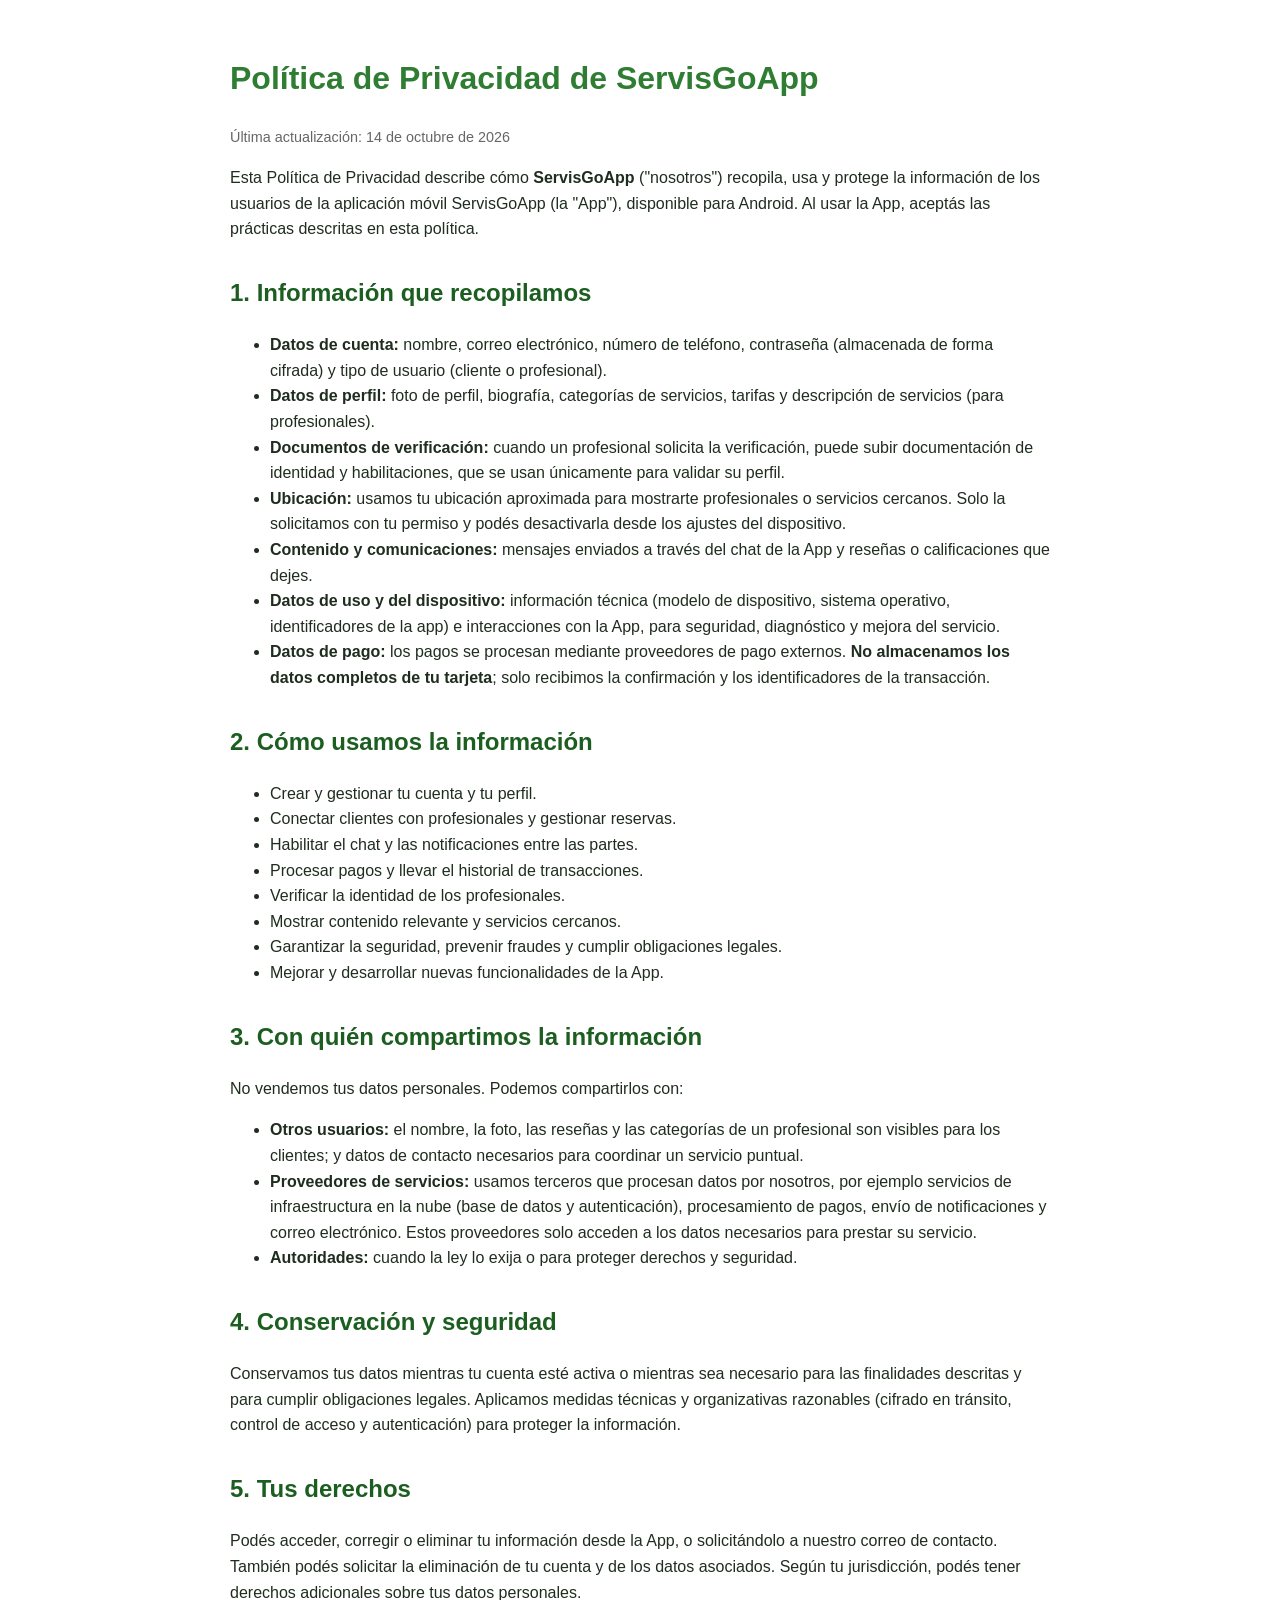
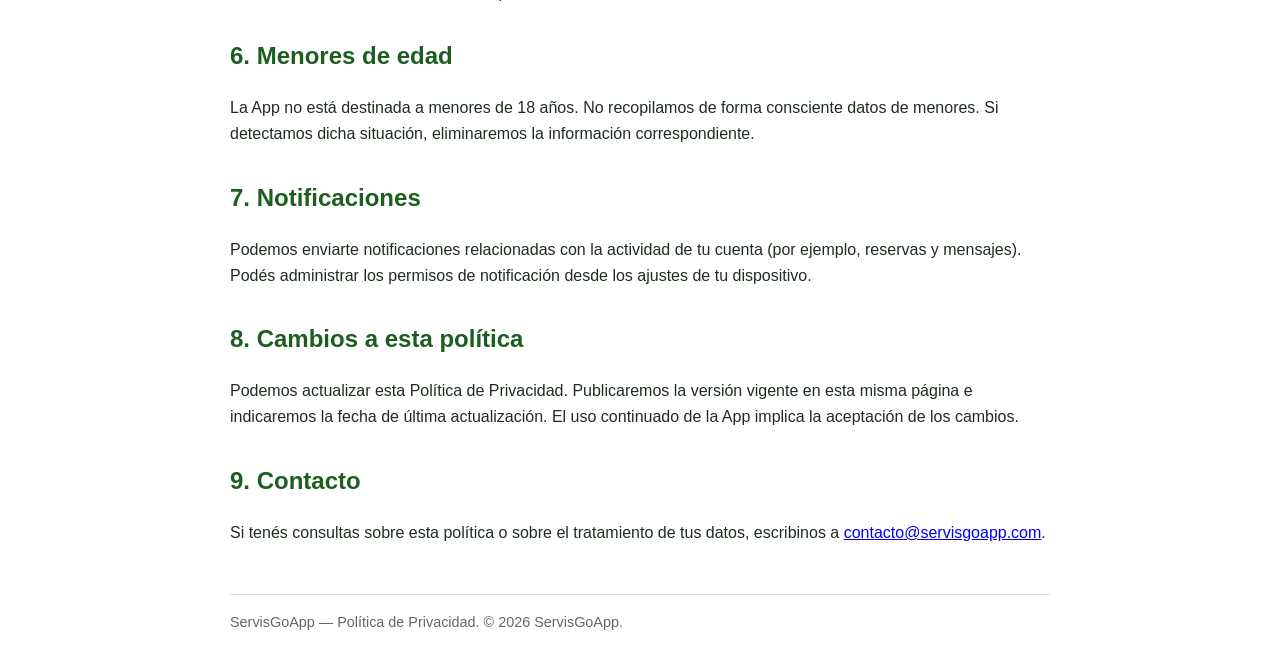
<file: privacidad.html>
<!DOCTYPE html>
<html lang="es">
<head>
  <meta charset="utf-8">
  <meta name="viewport" content="width=device-width, initial-scale=1">
  <title>Política de Privacidad — ServisGoApp</title>
  <style>
    body { font-family: -apple-system, Segoe UI, Roboto, Helvetica, Arial, sans-serif; max-width: 820px; margin: 0 auto; padding: 32px 20px; color: #1f2d1f; line-height: 1.6; }
    h1 { color: #2E7D32; }
    h2 { color: #1B5E20; margin-top: 32px; }
    code { background: #f2f2f2; padding: 1px 4px; border-radius: 3px; }
    .fecha { color: #666; font-size: 0.9em; }
    footer { margin-top: 48px; border-top: 1px solid #ddd; padding-top: 16px; font-size: 0.9em; color: #666; }
  </style>
</head>
<body>
  <h1>Política de Privacidad de ServisGoApp</h1>
  <p class="fecha">Última actualización: 14 de octubre de 2026</p>

  <p>Esta Política de Privacidad describe cómo <strong>ServisGoApp</strong> ("nosotros") recopila, usa y protege la información de los usuarios de la aplicación móvil ServisGoApp (la "App"), disponible para Android. Al usar la App, aceptás las prácticas descritas en esta política.</p>

  <h2>1. Información que recopilamos</h2>
  <ul>
    <li><strong>Datos de cuenta:</strong> nombre, correo electrónico, número de teléfono, contraseña (almacenada de forma cifrada) y tipo de usuario (cliente o profesional).</li>
    <li><strong>Datos de perfil:</strong> foto de perfil, biografía, categorías de servicios, tarifas y descripción de servicios (para profesionales).</li>
    <li><strong>Documentos de verificación:</strong> cuando un profesional solicita la verificación, puede subir documentación de identidad y habilitaciones, que se usan únicamente para validar su perfil.</li>
    <li><strong>Ubicación:</strong> usamos tu ubicación aproximada para mostrarte profesionales o servicios cercanos. Solo la solicitamos con tu permiso y podés desactivarla desde los ajustes del dispositivo.</li>
    <li><strong>Contenido y comunicaciones:</strong> mensajes enviados a través del chat de la App y reseñas o calificaciones que dejes.</li>
    <li><strong>Datos de uso y del dispositivo:</strong> información técnica (modelo de dispositivo, sistema operativo, identificadores de la app) e interacciones con la App, para seguridad, diagnóstico y mejora del servicio.</li>
    <li><strong>Datos de pago:</strong> los pagos se procesan mediante proveedores de pago externos. <strong>No almacenamos los datos completos de tu tarjeta</strong>; solo recibimos la confirmación y los identificadores de la transacción.</li>
  </ul>

  <h2>2. Cómo usamos la información</h2>
  <ul>
    <li>Crear y gestionar tu cuenta y tu perfil.</li>
    <li>Conectar clientes con profesionales y gestionar reservas.</li>
    <li>Habilitar el chat y las notificaciones entre las partes.</li>
    <li>Procesar pagos y llevar el historial de transacciones.</li>
    <li>Verificar la identidad de los profesionales.</li>
    <li>Mostrar contenido relevante y servicios cercanos.</li>
    <li>Garantizar la seguridad, prevenir fraudes y cumplir obligaciones legales.</li>
    <li>Mejorar y desarrollar nuevas funcionalidades de la App.</li>
  </ul>

  <h2>3. Con quién compartimos la información</h2>
  <p>No vendemos tus datos personales. Podemos compartirlos con:</p>
  <ul>
    <li><strong>Otros usuarios:</strong> el nombre, la foto, las reseñas y las categorías de un profesional son visibles para los clientes; y datos de contacto necesarios para coordinar un servicio puntual.</li>
    <li><strong>Proveedores de servicios:</strong> usamos terceros que procesan datos por nosotros, por ejemplo servicios de infraestructura en la nube (base de datos y autenticación), procesamiento de pagos, envío de notificaciones y correo electrónico. Estos proveedores solo acceden a los datos necesarios para prestar su servicio.</li>
    <li><strong>Autoridades:</strong> cuando la ley lo exija o para proteger derechos y seguridad.</li>
  </ul>

  <h2>4. Conservación y seguridad</h2>
  <p>Conservamos tus datos mientras tu cuenta esté activa o mientras sea necesario para las finalidades descritas y para cumplir obligaciones legales. Aplicamos medidas técnicas y organizativas razonables (cifrado en tránsito, control de acceso y autenticación) para proteger la información.</p>

  <h2>5. Tus derechos</h2>
  <p>Podés acceder, corregir o eliminar tu información desde la App, o solicitándolo a nuestro correo de contacto. También podés solicitar la eliminación de tu cuenta y de los datos asociados. Según tu jurisdicción, podés tener derechos adicionales sobre tus datos personales.</p>

  <h2>6. Menores de edad</h2>
  <p>La App no está destinada a menores de 18 años. No recopilamos de forma consciente datos de menores. Si detectamos dicha situación, eliminaremos la información correspondiente.</p>

  <h2>7. Notificaciones</h2>
  <p>Podemos enviarte notificaciones relacionadas con la actividad de tu cuenta (por ejemplo, reservas y mensajes). Podés administrar los permisos de notificación desde los ajustes de tu dispositivo.</p>

  <h2>8. Cambios a esta política</h2>
  <p>Podemos actualizar esta Política de Privacidad. Publicaremos la versión vigente en esta misma página e indicaremos la fecha de última actualización. El uso continuado de la App implica la aceptación de los cambios.</p>

  <h2>9. Contacto</h2>
  <p>Si tenés consultas sobre esta política o sobre el tratamiento de tus datos, escribinos a <a href="mailto:contacto@servisgoapp.com">contacto@servisgoapp.com</a>.</p>

  <footer>
    ServisGoApp — Política de Privacidad. © 2026 ServisGoApp.
  </footer>
</body>
</html>
</file>
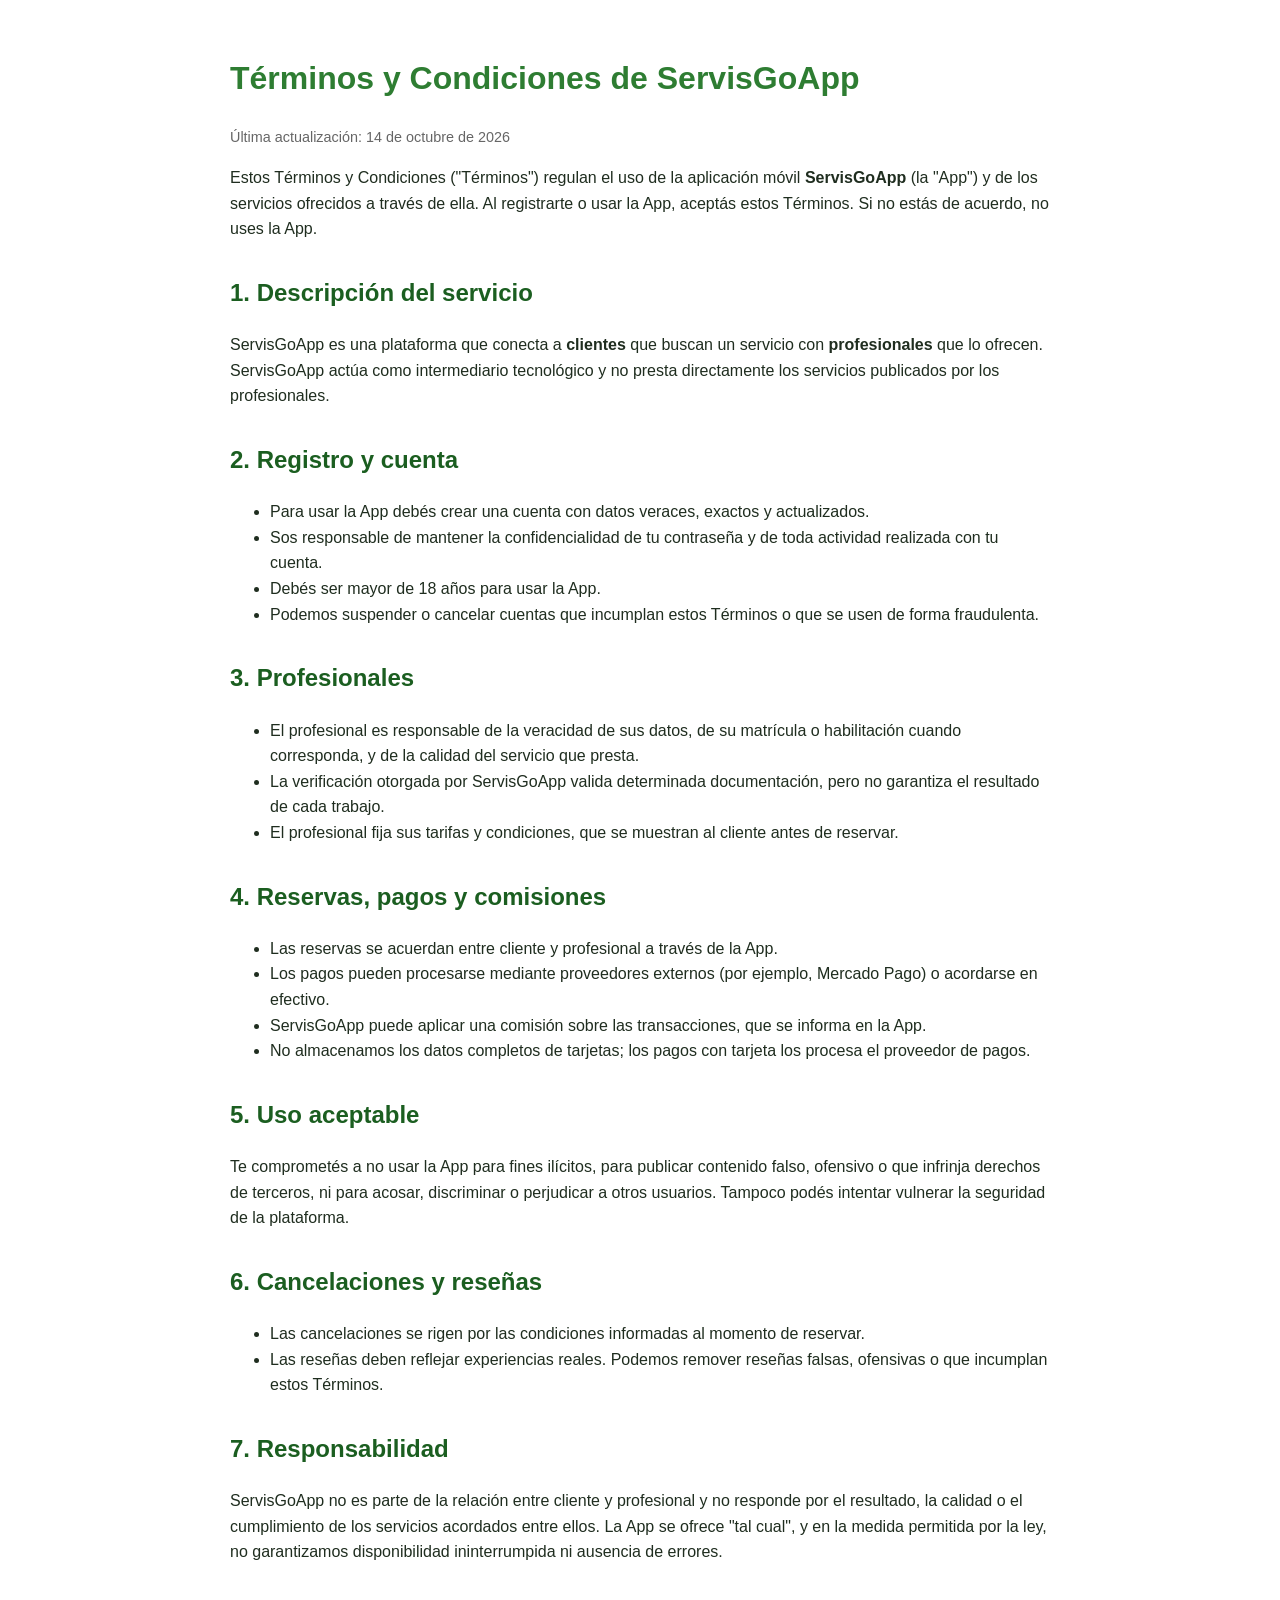
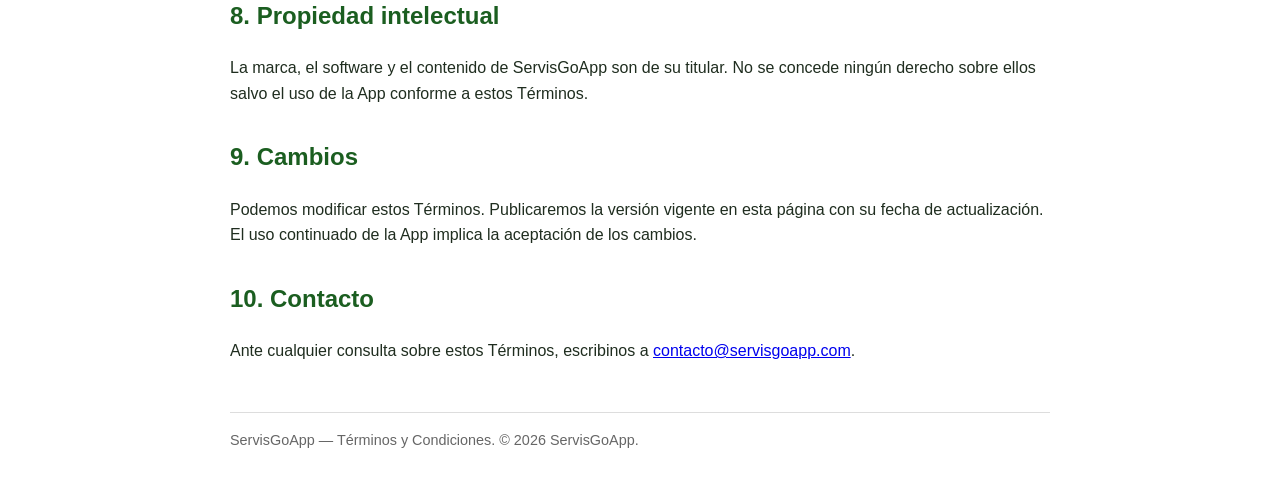
<file: terminos.html>
<!DOCTYPE html>
<html lang="es">
<head>
  <meta charset="utf-8">
  <meta name="viewport" content="width=device-width, initial-scale=1">
  <title>Términos y Condiciones — ServisGoApp</title>
  <style>
    body { font-family: -apple-system, Segoe UI, Roboto, Helvetica, Arial, sans-serif; max-width: 820px; margin: 0 auto; padding: 32px 20px; color: #1f2d1f; line-height: 1.6; }
    h1 { color: #2E7D32; }
    h2 { color: #1B5E20; margin-top: 32px; }
    .fecha { color: #666; font-size: 0.9em; }
    footer { margin-top: 48px; border-top: 1px solid #ddd; padding-top: 16px; font-size: 0.9em; color: #666; }
  </style>
</head>
<body>
  <h1>Términos y Condiciones de ServisGoApp</h1>
  <p class="fecha">Última actualización: 14 de octubre de 2026</p>

  <p>Estos Términos y Condiciones ("Términos") regulan el uso de la aplicación móvil <strong>ServisGoApp</strong> (la "App") y de los servicios ofrecidos a través de ella. Al registrarte o usar la App, aceptás estos Términos. Si no estás de acuerdo, no uses la App.</p>

  <h2>1. Descripción del servicio</h2>
  <p>ServisGoApp es una plataforma que conecta a <strong>clientes</strong> que buscan un servicio con <strong>profesionales</strong> que lo ofrecen. ServisGoApp actúa como intermediario tecnológico y no presta directamente los servicios publicados por los profesionales.</p>

  <h2>2. Registro y cuenta</h2>
  <ul>
    <li>Para usar la App debés crear una cuenta con datos veraces, exactos y actualizados.</li>
    <li>Sos responsable de mantener la confidencialidad de tu contraseña y de toda actividad realizada con tu cuenta.</li>
    <li>Debés ser mayor de 18 años para usar la App.</li>
    <li>Podemos suspender o cancelar cuentas que incumplan estos Términos o que se usen de forma fraudulenta.</li>
  </ul>

  <h2>3. Profesionales</h2>
  <ul>
    <li>El profesional es responsable de la veracidad de sus datos, de su matrícula o habilitación cuando corresponda, y de la calidad del servicio que presta.</li>
    <li>La verificación otorgada por ServisGoApp valida determinada documentación, pero no garantiza el resultado de cada trabajo.</li>
    <li>El profesional fija sus tarifas y condiciones, que se muestran al cliente antes de reservar.</li>
  </ul>

  <h2>4. Reservas, pagos y comisiones</h2>
  <ul>
    <li>Las reservas se acuerdan entre cliente y profesional a través de la App.</li>
    <li>Los pagos pueden procesarse mediante proveedores externos (por ejemplo, Mercado Pago) o acordarse en efectivo.</li>
    <li>ServisGoApp puede aplicar una comisión sobre las transacciones, que se informa en la App.</li>
    <li>No almacenamos los datos completos de tarjetas; los pagos con tarjeta los procesa el proveedor de pagos.</li>
  </ul>

  <h2>5. Uso aceptable</h2>
  <p>Te comprometés a no usar la App para fines ilícitos, para publicar contenido falso, ofensivo o que infrinja derechos de terceros, ni para acosar, discriminar o perjudicar a otros usuarios. Tampoco podés intentar vulnerar la seguridad de la plataforma.</p>

  <h2>6. Cancelaciones y reseñas</h2>
  <ul>
    <li>Las cancelaciones se rigen por las condiciones informadas al momento de reservar.</li>
    <li>Las reseñas deben reflejar experiencias reales. Podemos remover reseñas falsas, ofensivas o que incumplan estos Términos.</li>
  </ul>

  <h2>7. Responsabilidad</h2>
  <p>ServisGoApp no es parte de la relación entre cliente y profesional y no responde por el resultado, la calidad o el cumplimiento de los servicios acordados entre ellos. La App se ofrece "tal cual", y en la medida permitida por la ley, no garantizamos disponibilidad ininterrumpida ni ausencia de errores.</p>

  <h2>8. Propiedad intelectual</h2>
  <p>La marca, el software y el contenido de ServisGoApp son de su titular. No se concede ningún derecho sobre ellos salvo el uso de la App conforme a estos Términos.</p>

  <h2>9. Cambios</h2>
  <p>Podemos modificar estos Términos. Publicaremos la versión vigente en esta página con su fecha de actualización. El uso continuado de la App implica la aceptación de los cambios.</p>

  <h2>10. Contacto</h2>
  <p>Ante cualquier consulta sobre estos Términos, escribinos a <a href="mailto:contacto@servisgoapp.com">contacto@servisgoapp.com</a>.</p>

  <footer>
    ServisGoApp — Términos y Condiciones. © 2026 ServisGoApp.
  </footer>
</body>
</html>
</file>
